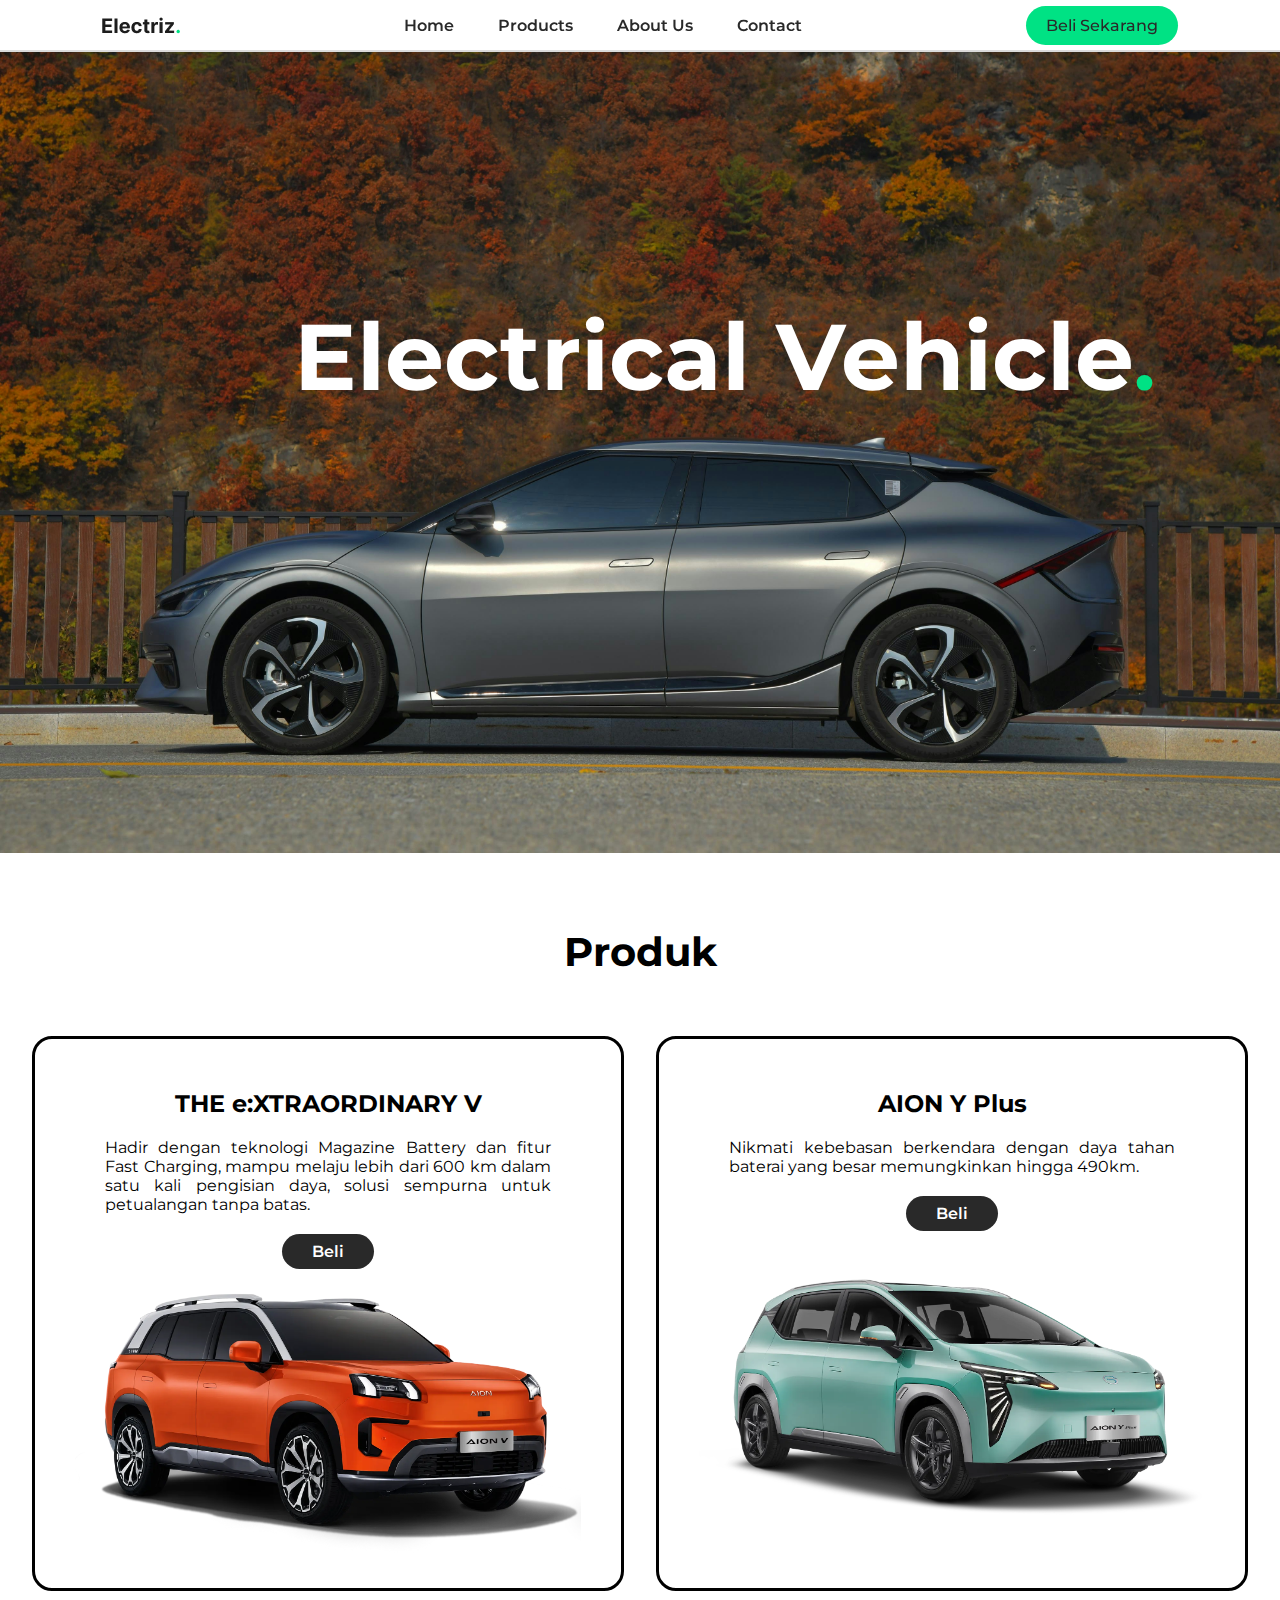
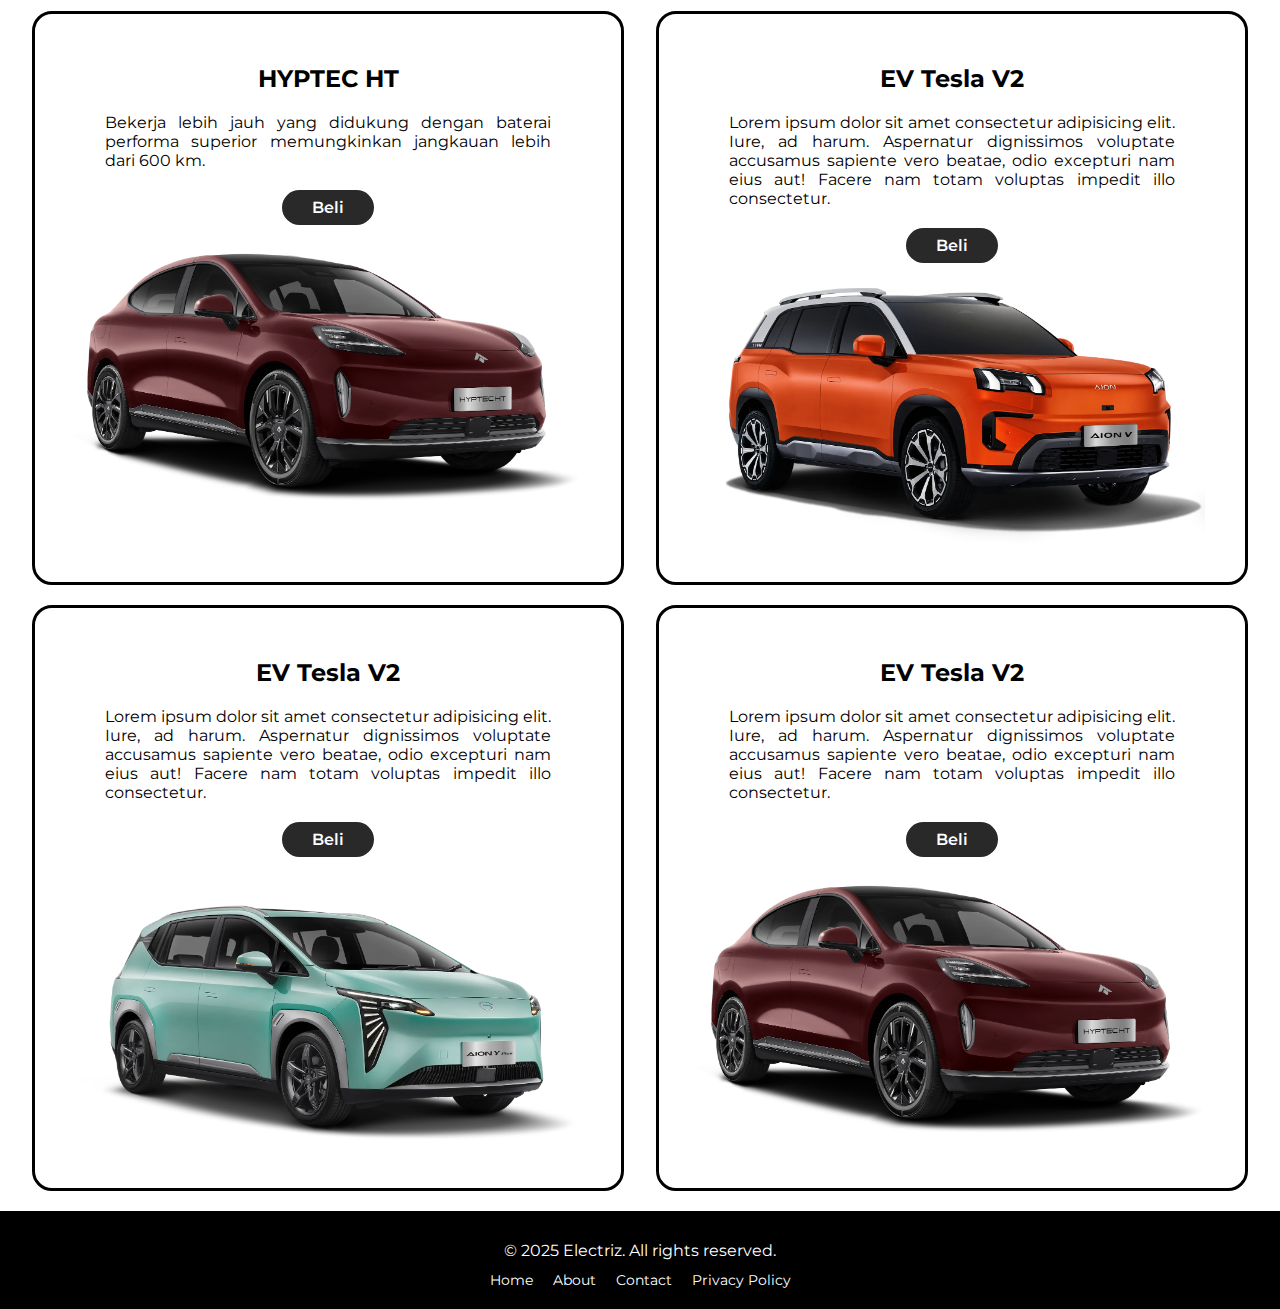
<file: index.html>
<!DOCTYPE html>
<html lang="en">
<head>
  <meta charset="UTF-8">
  <meta name="viewport" content="width=device-width, initial-scale=1.0">
  <title>Electriz</title>
  <link rel="stylesheet" href="style.css">
</head>
<body>

  <header>
    <div class="nav-bar">

      <img src="Picture/Electriz..png" alt="Electriz." class="logo">

      <button id="hamburger" class="hamburger">
        <span></span>
        <span></span>
        <span></span>
      </button>

      <div class="nav-links">
        <a href="#Home">Home</a>
        <a href="#product">Products</a>
        <a href="#">About Us</a>
        <a href="#">Contact</a>
      </div>

      <div class="nav-btn">Beli Sekarang</div>

    </div>
  </header>

  <div id="Home">
    <div class="image-container">
      <img src="Picture/home_back.jpg" class="home-img" alt="">
      <div class="img-text">Electrical Vehicle<span class="img-text-span">.</span></div>
    </div>
  </div>

  <div id="product">

    <h1 class="tittle">Produk</h1>

    <div class="product-boxs">
      <div class="box">
        <div class="text-box">
          <h2>THE e:XTRAORDINARY V</h2>
          <p>Hadir dengan teknologi Magazine Battery dan fitur Fast Charging, mampu melaju lebih dari 600 km dalam satu kali pengisian daya, solusi sempurna untuk petualangan tanpa batas.</p>
          <button>Beli</button>
        </div>
        <img src="Picture/SUNSET ORANGE TWO TONE.png" alt="" class="img-box">
      </div>
      <div class="box">
        <div class="text-box">
          <h2>AION Y Plus</h2>
          <p>Nikmati kebebasan berkendara dengan daya tahan baterai yang besar memungkinkan hingga 490km.</p>
          <button>Beli</button>
        </div>
        <img src="Picture/aion-y-plus-.png" alt="" class="img-box">
      </div>
      <div class="box">
        <div class="text-box">
          <h2>HYPTEC HT</h2>
          <p>Bekerja lebih jauh yang didukung dengan baterai performa superior memungkinkan jangkauan lebih dari 600 km.</p>
          <button>Beli</button>
        </div>
        <img src="Picture/HT maroon.png" alt="" class="img-box">
      </div>
      <div class="box">
        <div class="text-box">
          <h2>EV Tesla V2</h2>
          <p>Lorem ipsum dolor sit amet consectetur adipisicing elit. Iure, ad harum. Aspernatur dignissimos voluptate accusamus sapiente vero beatae, odio excepturi nam eius aut! Facere nam totam voluptas impedit illo consectetur.</p>
          <button>Beli</button>
        </div>
        <img src="Picture/SUNSET ORANGE TWO TONE.png" alt="" class="img-box">
      </div>
      <div class="box">
        <div class="text-box">
          <h2>EV Tesla V2</h2>
          <p>Lorem ipsum dolor sit amet consectetur adipisicing elit. Iure, ad harum. Aspernatur dignissimos voluptate accusamus sapiente vero beatae, odio excepturi nam eius aut! Facere nam totam voluptas impedit illo consectetur.</p>
          <button>Beli</button>
        </div>
        <img src="Picture/aion-y-plus-.png" alt="" class="img-box">
      </div>
      <div class="box">
        <div class="text-box">
          <h2>EV Tesla V2</h2>
          <p>Lorem ipsum dolor sit amet consectetur adipisicing elit. Iure, ad harum. Aspernatur dignissimos voluptate accusamus sapiente vero beatae, odio excepturi nam eius aut! Facere nam totam voluptas impedit illo consectetur.</p>
          <button>Beli</button>
        </div>
        <img src="Picture/HT maroon.png" alt="" class="img-box">
      </div>
    </div>
  </div>

  <div id="contact">
    <p>&copy; 2025 Electriz. All rights reserved.</p>
    <ul class="footer-links">
      <li><a href="#">Home</a></li>
      <li><a href="#">About</a></li>
      <li><a href="#">Contact</a></li>
      <li><a href="#">Privacy Policy</a></li>
    </ul>
  </div>
  <script src="app.js"></script>
</body>
</html>
</file>
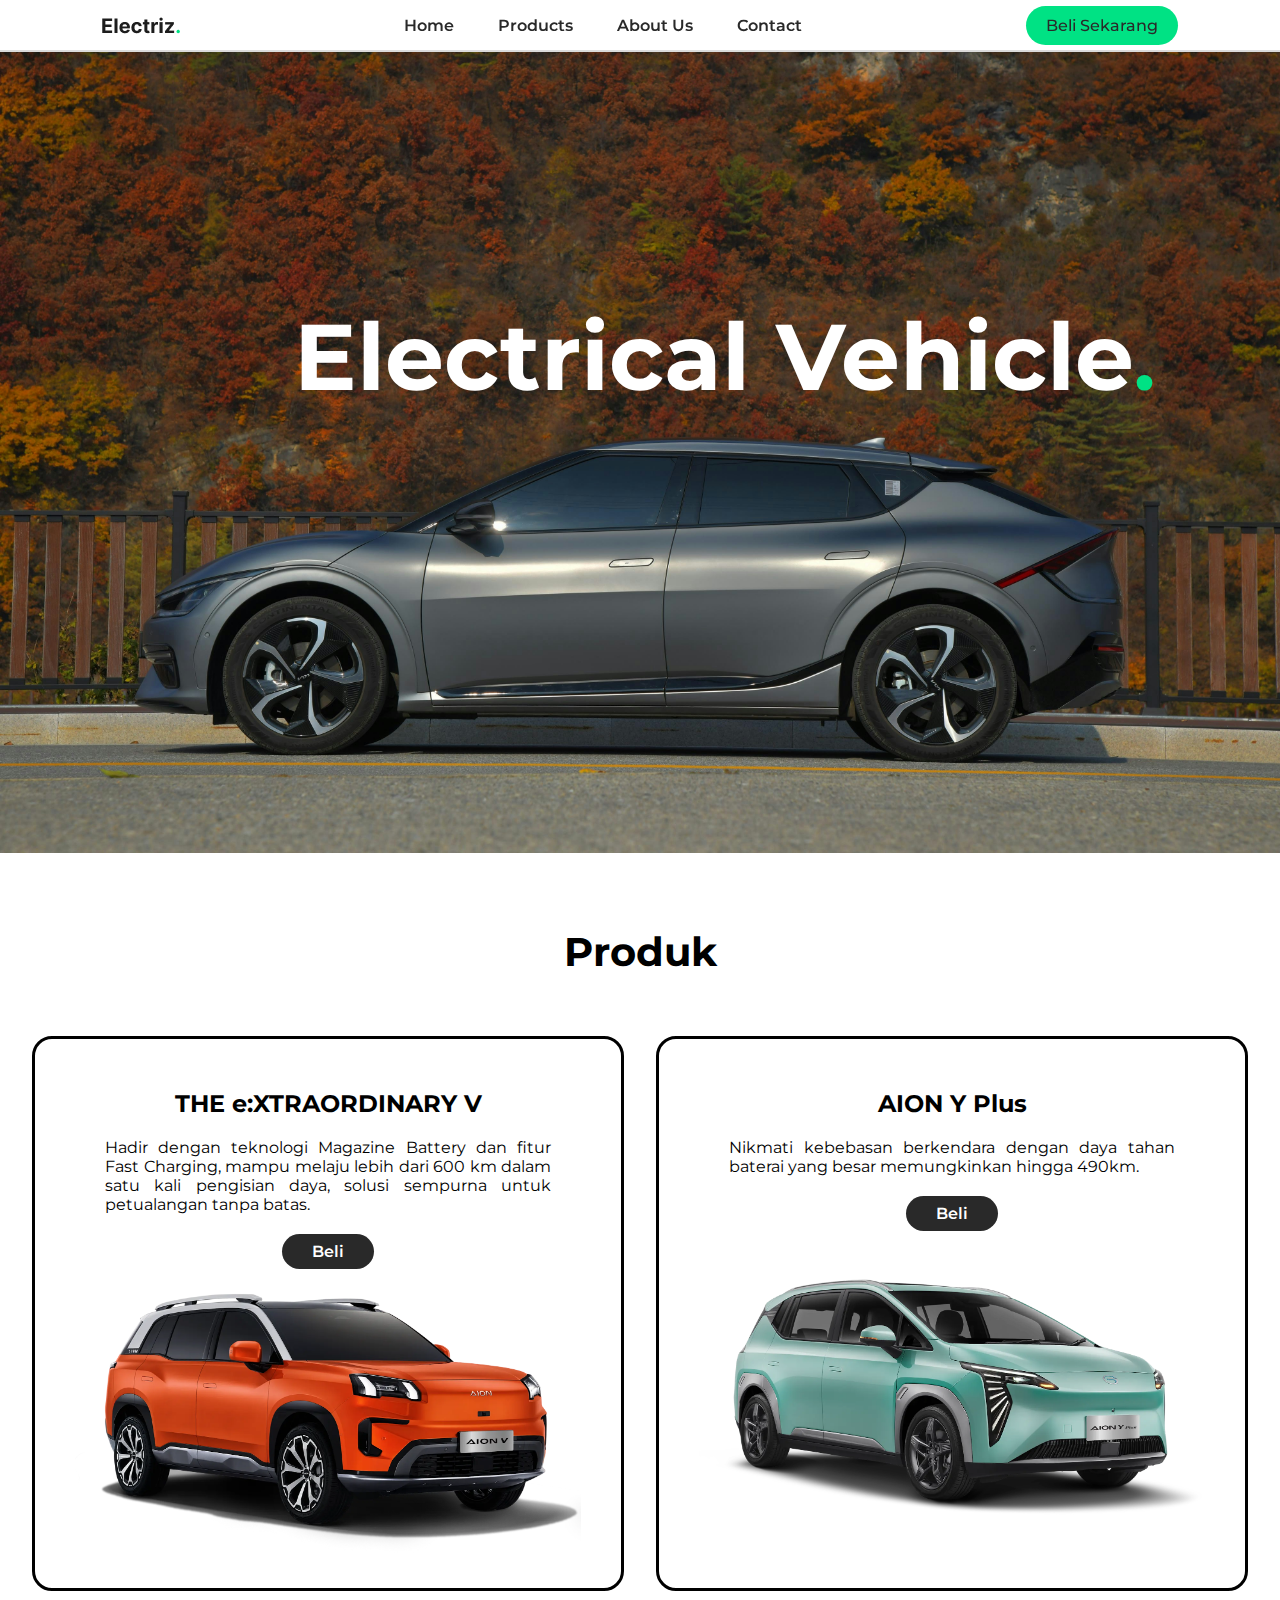
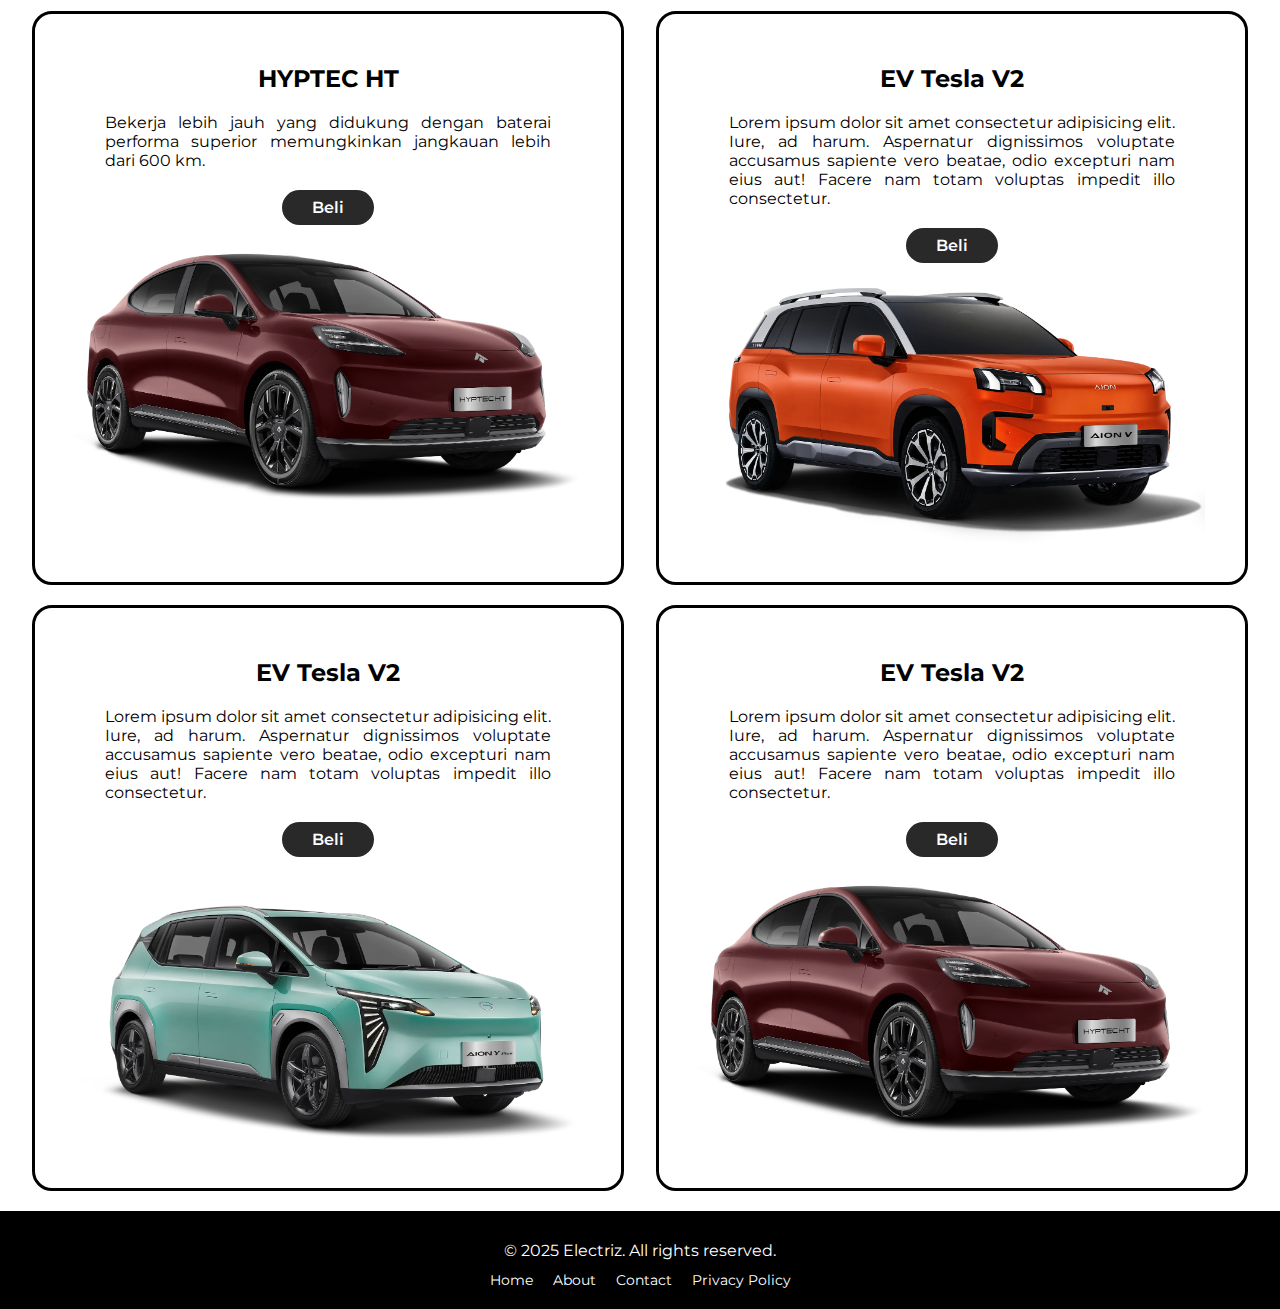
<file: main.html>
<!DOCTYPE html>
<html lang="en">
<head>
  <meta charset="UTF-8">
  <meta name="viewport" content="width=device-width, initial-scale=1.0">
  <title>Electriz</title>
  <link rel="stylesheet" href="style.css">
</head>
<body>

  <header>
    <div class="nav-bar">

      <img src="Picture/Electriz..png" alt="Electriz." class="logo">

      <button id="hamburger" class="hamburger">
        <span></span>
        <span></span>
        <span></span>
      </button>

      <div class="nav-links">
        <a href="#Home">Home</a>
        <a href="#product">Products</a>
        <a href="#">About Us</a>
        <a href="#">Contact</a>
      </div>

      <div class="nav-btn">Beli Sekarang</div>

    </div>
  </header>

  <div id="Home">
    <div class="image-container">
      <img src="Picture/home_back.jpg" class="home-img" alt="">
      <div class="img-text">Electrical Vehicle<span class="img-text-span">.</span></div>
    </div>
  </div>

  <div id="product">

    <h1 class="tittle">Produk</h1>

    <div class="product-boxs">
      <div class="box">
        <div class="text-box">
          <h2>THE e:XTRAORDINARY V</h2>
          <p>Hadir dengan teknologi Magazine Battery dan fitur Fast Charging, mampu melaju lebih dari 600 km dalam satu kali pengisian daya, solusi sempurna untuk petualangan tanpa batas.</p>
          <button>Beli</button>
        </div>
        <img src="Picture/SUNSET ORANGE TWO TONE.png" alt="" class="img-box">
      </div>
      <div class="box">
        <div class="text-box">
          <h2>AION Y Plus</h2>
          <p>Nikmati kebebasan berkendara dengan daya tahan baterai yang besar memungkinkan hingga 490km.</p>
          <button>Beli</button>
        </div>
        <img src="Picture/aion-y-plus-.png" alt="" class="img-box">
      </div>
      <div class="box">
        <div class="text-box">
          <h2>HYPTEC HT</h2>
          <p>Bekerja lebih jauh yang didukung dengan baterai performa superior memungkinkan jangkauan lebih dari 600 km.</p>
          <button>Beli</button>
        </div>
        <img src="Picture/HT maroon.png" alt="" class="img-box">
      </div>
      <div class="box">
        <div class="text-box">
          <h2>EV Tesla V2</h2>
          <p>Lorem ipsum dolor sit amet consectetur adipisicing elit. Iure, ad harum. Aspernatur dignissimos voluptate accusamus sapiente vero beatae, odio excepturi nam eius aut! Facere nam totam voluptas impedit illo consectetur.</p>
          <button>Beli</button>
        </div>
        <img src="Picture/SUNSET ORANGE TWO TONE.png" alt="" class="img-box">
      </div>
      <div class="box">
        <div class="text-box">
          <h2>EV Tesla V2</h2>
          <p>Lorem ipsum dolor sit amet consectetur adipisicing elit. Iure, ad harum. Aspernatur dignissimos voluptate accusamus sapiente vero beatae, odio excepturi nam eius aut! Facere nam totam voluptas impedit illo consectetur.</p>
          <button>Beli</button>
        </div>
        <img src="Picture/aion-y-plus-.png" alt="" class="img-box">
      </div>
      <div class="box">
        <div class="text-box">
          <h2>EV Tesla V2</h2>
          <p>Lorem ipsum dolor sit amet consectetur adipisicing elit. Iure, ad harum. Aspernatur dignissimos voluptate accusamus sapiente vero beatae, odio excepturi nam eius aut! Facere nam totam voluptas impedit illo consectetur.</p>
          <button>Beli</button>
        </div>
        <img src="Picture/HT maroon.png" alt="" class="img-box">
      </div>
    </div>
  </div>

  <div id="contact">
    <p>&copy; 2025 Electriz. All rights reserved.</p>
    <ul class="footer-links">
      <li><a href="#">Home</a></li>
      <li><a href="#">About</a></li>
      <li><a href="#">Contact</a></li>
      <li><a href="#">Privacy Policy</a></li>
    </ul>
  </div>
  <script src="app.js"></script>
</body>
</html>
</file>
<file: style.css>
@import url('https://fonts.googleapis.com/css2?family=Montserrat:ital,wght@0,100..900;1,100..900&display=swap');

*{
  font-family: 'montserrat', sans-serif;
  box-sizing: border-box;
  margin: 0;
  padding: 0;
}

body{
  background-color: #ffffff;
}

header .nav-bar{
  display: flex;
  justify-content: space-around;
  align-items: center;
  height: 50px;
  background-color: #fff;
  box-shadow: 0px 2px #dbdbdb;
  z-index: 5;
  position: fixed;
  width: 100%;
}

header .nav-bar .nav-links a{  
  text-decoration: none;
  padding: 10px 20px;
  color: #292929;
  font-weight: 600;
  border-radius: 20px;
  transition: all ease-in-out 0.4s;
}

header .nav-bar .nav-links a:hover{
  transition: all ease-in-out 0.4s;
  background-color: #00e284;
}

header .nav-bar .nav-btn{
  padding: 10px 20px;
  border-radius: 50px;
  color: #292929;
  font-weight: 500;
  background-color: #00e284;
  transition: all ease-in-out 0.4s;
}

header .nav-bar .nav-btn:hover{
  color: #ffffff;
  background-color: #292929;
  transition: all ease-in-out 0.4s;
}

.hamburger {
  display: none;          
  flex-direction: column;
  justify-content: space-between;
  width: 24px;
  height: 18px;
  background: none;
  border: none;
  cursor: pointer;
  padding: 0;
  z-index: 10;
}
.hamburger span {
  display: block;
  height: 3px;
  background: #292929;
  border-radius: 2px;
}

#Home .image-container{
  position: relative;
  max-width: 100%;
  margin: 0 auto;
}

#Home .image-container .home-img{
  width: 100%;
  height: auto;
}

#Home .image-container .img-text{
  position: absolute;
  top: 35%;
  left: 23%;
  font-size: 70pt;
  font-weight: 700;
  color: #fff;
  text-align: center;
}

#Home .image-container .img-text .img-text-span{
  font-size: 60pt;
  font-weight: 700;
  color: #00e284;
  text-align: center;
}

/* BAGIAN PRODUCT */
#product{
  margin-top: 50px;
  display: flex;
  flex-direction: column;
  justify-content: space-around;
  align-items: center;
}

#product .tittle{
  font-size: 30pt;
  margin: 20px;
  margin-bottom: 60px;
}

#product .product-boxs{
  width: 95%;
  display: flex;
  flex-wrap: wrap;
  justify-content: space-between;
  max-width: 100%;
}

#product .product-boxs .box{
  flex: 0 0 calc(50% - 16px);
  margin-bottom: 20px;
  border-radius: 20px;
  padding: 20px 40px;
  background-color: #ffffff;
  border: 3px solid #000;
}

#product .product-boxs .box img{
  max-width: 100%;
}

#product .product-boxs .box .text-box{
  display: flex;
  flex-direction: column;
  justify-content: space-around;
  align-items: center;
  text-align: center;
  margin-top: 20px;
}

#product .product-boxs .box .text-box h2, p, button{
  margin: 10px 0px;
}

#product .product-boxs .box .text-box p{
  padding: 0px 30px;
  text-align: justify;
}

#product .product-boxs .box .text-box button{
  padding: 8px 30px;
  border-radius: 50px;
  color: #ffffff;
  font-weight: 600;
  background-color: #292929;
  transition: all ease-in-out 0.4s;
  border: none;
  font-size: 12pt;
}

#product .product-boxs .box .text-box button:hover{
  color: #292929;
  background-color: #00e284;
  transition: all ease-in-out 0.4s;
}

/* BAGIAN FOOTER */
#contact {
      background-color: #000;    
      color: #fff;      
      padding: 20px;             
      text-align: center;        
}

.footer-links {
      list-style: none;
      padding: 0;
      margin: 10px 0 0;
      display: flex;
      justify-content: center;
      gap: 20px;
}

.footer-links a {
      color: #fff;
      text-decoration: none;
      font-size: 0.9rem;
}

    .footer-links a:hover {
      text-decoration: underline;
}

@media (max-width: 768px) {
  /* Nav-bar jadi kolom */
  header .nav-bar {
    flex-direction: column;
    align-items: center;
    height: auto;
    padding: 10px 0;
    gap: 10px;
  }
  .nav-links {
    display: flex;
    flex-direction: column;
    width: 100%;
    align-items: center;
  }
  .nav-links a {
    padding: 8px 0;
    width: 100%;
    text-align: center;
  }
  .nav-btn {
    width: 90%;
    text-align: center;
    margin-bottom: 10px;
  }

  /* Hero image & text */
  #Home .image-container .img-text {
    top: 30%;
    left: 50%;
    transform: translateX(-50%);
    font-size: 40pt;
  }
  #Home .image-container .img-text .img-text-span {
    font-size: 36pt;
  }

  /* Produk: full‑width box */
  #product .product-boxs .box {
    flex: 0 0 100%;
    padding: 20px;
  }
  #product .tittle {
    font-size: 24pt;
    margin-bottom: 40px;
  }
}

/* ============================= */
/* Responsive untuk Mobile (≤480px) */
/* ============================= */
@media (max-width: 480px) {
  /* Nav-bar spacing lebih rapat */
  header .nav-bar {
    padding: 8px 0;
  }
  .nav-links a {
    padding: 6px 0;
    font-size: 0.9rem;
  }
  .nav-btn {
    padding: 8px 16px;
    font-size: 0.9rem;
  }

  .hamburger {
    display: flex;
  }
  header .nav-bar .nav-links {
    display: none;           /* sembunyikan default */
    flex-direction: column;
    width: 100%;
    background-color: #fff;
    position: absolute;
    top: 50px;               /* tepat di bawah header */
    left: 0;
    box-shadow: 0 2px 5px rgba(0,0,0,0.1);
  }
  .nav-links.active {
    display: flex;           /* tampilkan saat aktif */
  }
  .nav-links a {
    padding: 12px 20px;
    border-bottom: 1px solid #eee;
  }

  /* Hero text lebih kecil */
  #Home .image-container .img-text {
    font-size: 24pt;
    top: 25%;
  }
  #Home .image-container .img-text .img-text-span {
    font-size: 20pt;
  }

  /* Produk: satu kolom, teks & button dikecilkan */
  #product .product-boxs .box {
    padding: 16px;
  }
  #product .product-boxs .box .text-box h2 {
    font-size: 1.4rem;
  }
  #product .product-boxs .box .text-box p {
    font-size: 0.85rem;
    padding: 0 20px;
  }
  #product .product-boxs .box .text-box button {
    padding: 6px 20px;
    font-size: 0.85rem;
  }

  /* Footer center & vertical */
  #contact {
    padding: 16px;
  }
  .footer-links {
    flex-direction: column;
    gap: 8px;
  }
}
</file>
